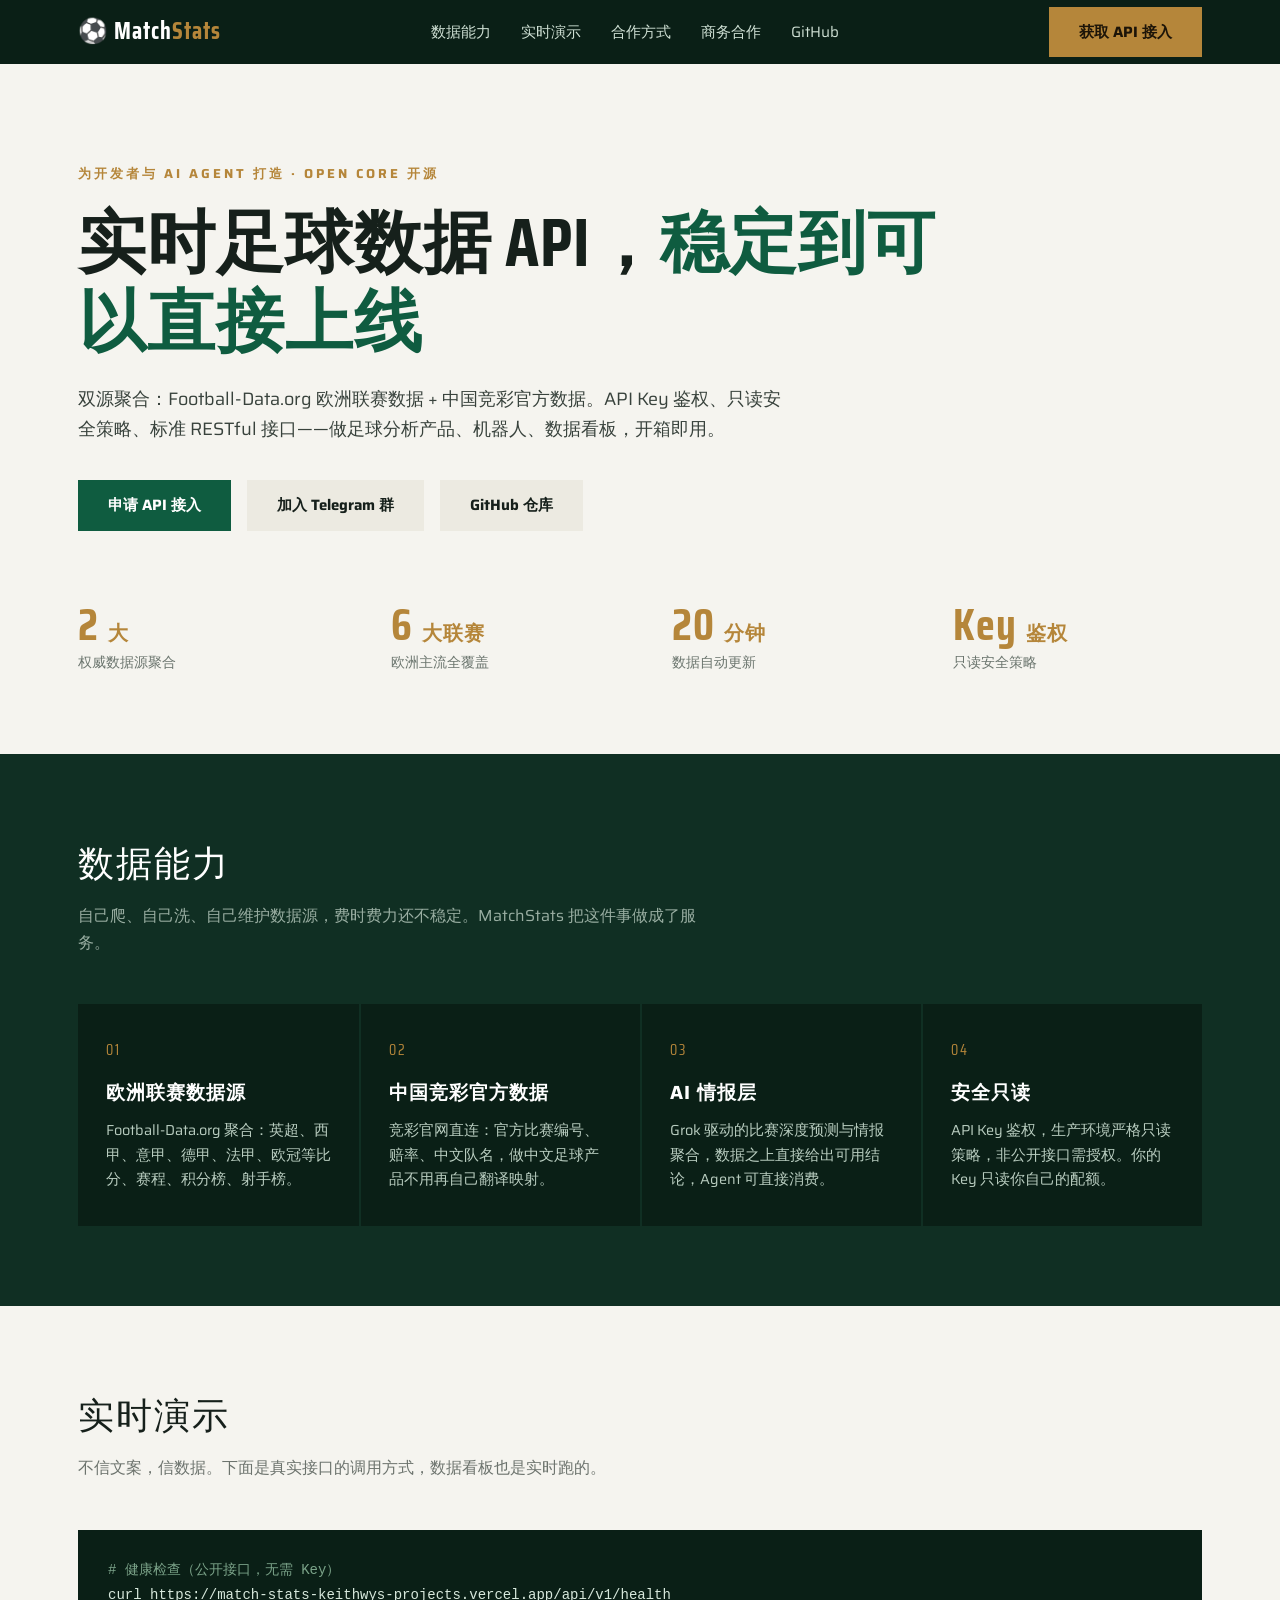
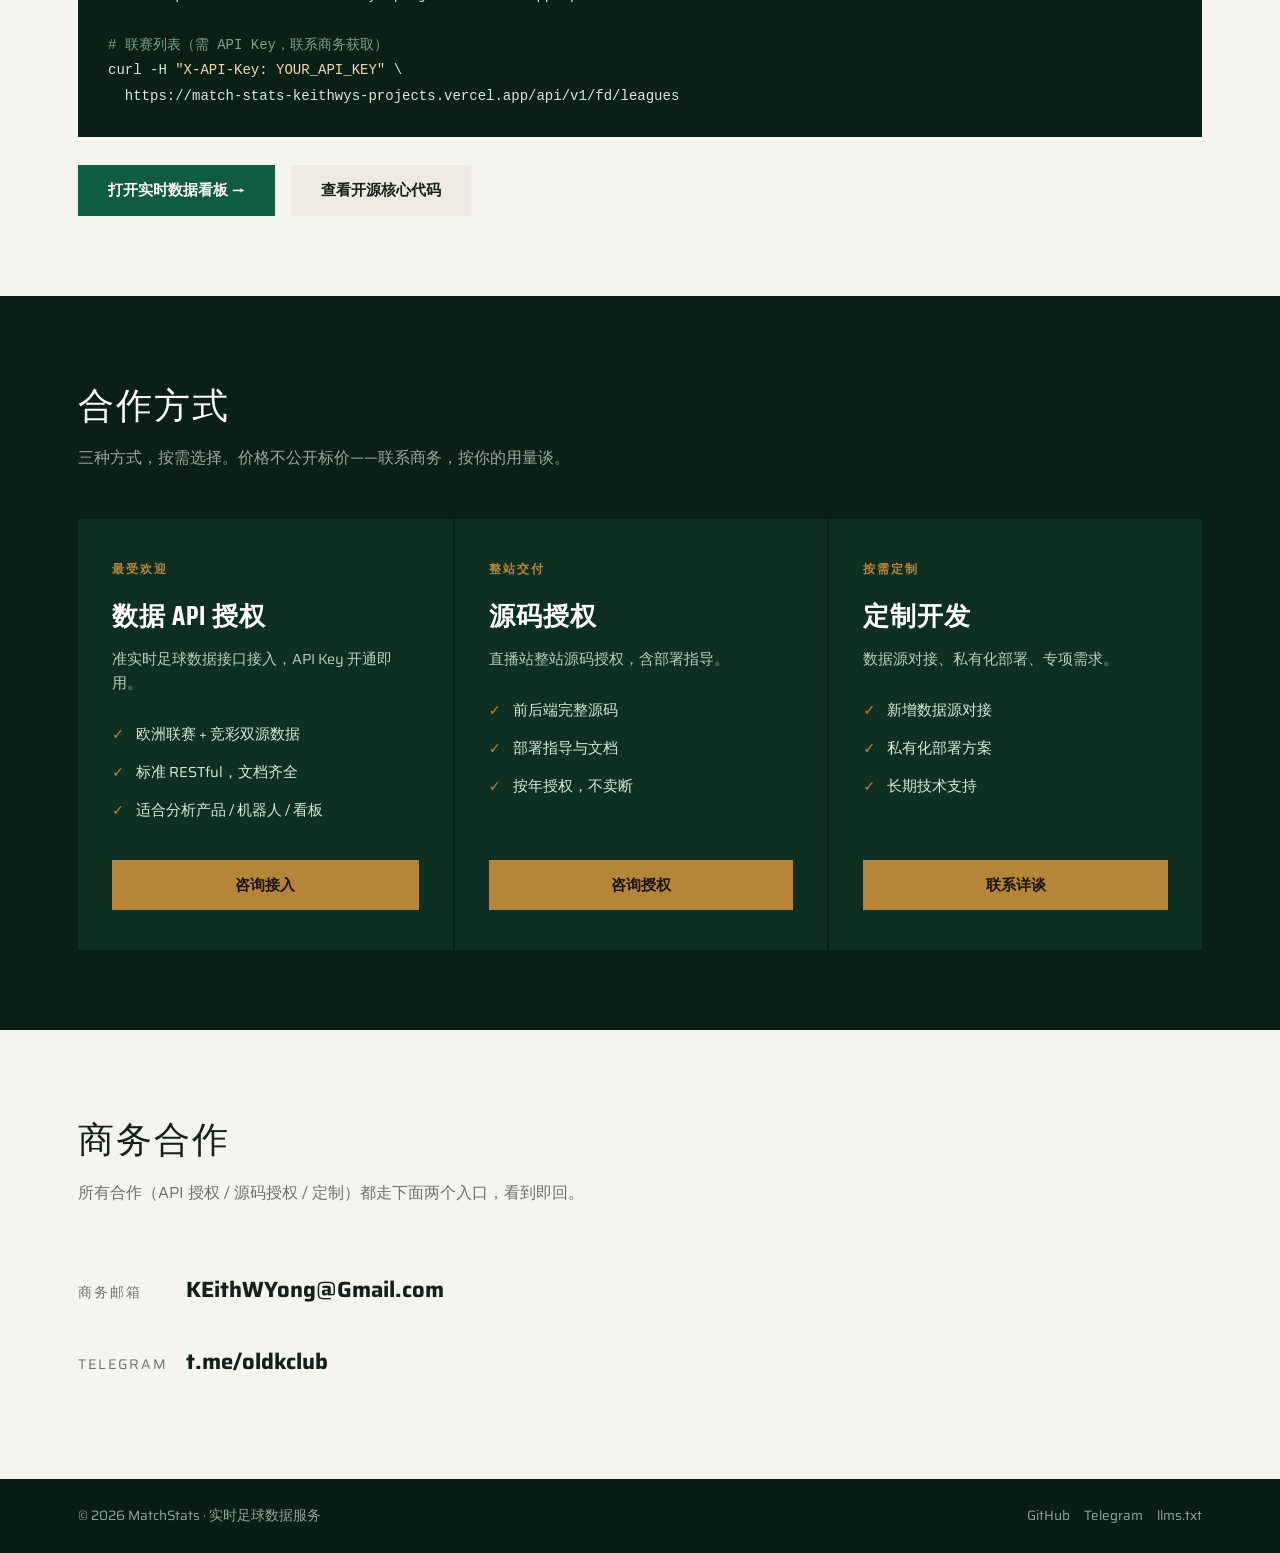
<file: index.html>
<!DOCTYPE html>
<html lang="zh-CN">
<head>
<meta charset="UTF-8">
<meta name="viewport" content="width=device-width, initial-scale=1.0">
<title>MatchStats 足球数据 API｜实时比分·赛程·赔率数据服务</title>
<meta name="description" content="MatchStats 为开发者与 AI Agent 提供实时足球数据 API：Football-Data.org 欧洲联赛数据 + 中国竞彩官方数据双源聚合，API Key 鉴权，约 20 分钟自动更新。数据 API 授权、直播站源码授权、定制开发，商务合作请联系。">
<meta name="keywords" content="足球数据API,实时比分API,足球赛程数据,竞彩数据接口,football data api,live scores api,soccer api">
<meta name="author" content="MatchStats">
<link rel="canonical" href="https://match-stats-keithwys-projects.vercel.app/">
<meta property="og:type" content="website">
<meta property="og:title" content="MatchStats 足球数据 API｜实时比分·赛程·赔率数据服务">
<meta property="og:description" content="双源聚合的实时足球数据 API：欧洲主流联赛 + 中国竞彩官方数据。API Key 鉴权，开箱即用。">
<meta property="og:url" content="https://match-stats-keithwys-projects.vercel.app/">
<meta name="theme-color" content="#0a1f16">
<link rel="preconnect" href="https://fonts.googleapis.com">
<link rel="preconnect" href="https://fonts.gstatic.com" crossorigin>
<link href="https://fonts.googleapis.com/css2?family=Saira:wght@400;500;600;700;800&family=Saira+Condensed:wght@600;700&family=PingFang+SC:wght@400;500;700&display=swap" rel="stylesheet">
<script type="application/ld+json">
{"@context":"https://schema.org","@type":"SoftwareApplication","name":"MatchStats 足球数据 API","applicationCategory":"DeveloperApplication","operatingSystem":"Web","description":"为开发者与 AI Agent 提供的实时足球数据 API：欧洲联赛与中国竞彩双源聚合。","offers":{"@type":"Offer","description":"数据 API 授权 / 源码授权，联系商务获取报价"},"url":"https://match-stats-keithwys-projects.vercel.app/"}
</script>
<style>
/* 对齐 ogk88.com 设计系统：theme.css 口径 */
:root{
  --paper:#f5f4ef; --paper-soft:#fbfaf6; --paper-strong:#eceae1;
  --ink:#16201b; --ink-soft:#38423c; --muted:#6b756e;
  --pine:#0f5c40; --pine-deep:#0a4530;
  --green-band:#102f23; --green-dark:#0a1f16; --green-deep:#071d15;
  --gold:#b5863a; --gold-soft:#ebd9ae;
  --line-light:rgba(255,255,255,.14);
  --font-main:"Saira","PingFang SC","Microsoft YaHei","Noto Sans CJK SC",system-ui,sans-serif;
  --font-disp:"Saira Condensed","PingFang SC","Microsoft YaHei","Noto Sans CJK SC",sans-serif;
  --radius-sm:0; --radius-md:0; --radius-lg:0; --radius-xl:0;
}
*{margin:0;padding:0;box-sizing:border-box}
html{background:var(--paper)}
body{font-family:var(--font-main);background:var(--paper);color:var(--ink);line-height:1.65;-webkit-font-smoothing:antialiased}
a{color:inherit;text-decoration:none}
/* 全宽色带：模块硬拼接 */
.band{width:100%}
.inner{max-width:1180px;margin:0 auto;padding:0 28px}
/* 顶栏 */
.nav{background:var(--green-dark);color:#fff}
.nav .inner{display:flex;align-items:center;justify-content:space-between;height:64px}
.brand{font-family:var(--font-disp);font-weight:700;font-size:24px;letter-spacing:1px}
.brand em{font-style:normal;color:var(--gold)}
.nav-links{display:flex;gap:30px;font-size:15px;color:#cfe0d4}
.nav-links a:hover{color:#fff}
/* 按钮：直角实心色块，无边框无圆角 */
.btn{display:inline-block;font-weight:700;font-size:15px;padding:13px 30px;border-radius:0;border:0;cursor:pointer;transition:opacity .18s ease}
.btn:hover{opacity:.88}
.btn-gold{background:var(--gold);color:#1c1408}
.btn-pine{background:var(--pine);color:#fff}
.btn-paper{background:var(--paper-strong);color:var(--ink)}
/* Hero：奶油带 */
.hero{background:var(--paper);padding:96px 0 0}
.eyebrow{display:inline-block;font-size:13px;font-weight:700;letter-spacing:3px;color:var(--gold);margin-bottom:20px}
.hero h1{font-family:var(--font-disp);font-size:clamp(40px,6vw,68px);line-height:1.15;letter-spacing:1px;color:var(--ink);max-width:900px}
.hero h1 .hl{color:var(--pine)}
.hero .sub{font-size:18px;color:var(--ink-soft);max-width:720px;margin:24px 0 36px}
.cta-row{display:flex;gap:16px;flex-wrap:wrap}
/* 数据条：奶油带内，金色数字 */
.stats{background:var(--paper);padding:64px 0 72px}
.stats-grid{display:grid;grid-template-columns:repeat(4,1fr);gap:0}
.stat{padding:6px 32px 6px 0}
.stat + .stat{padding-left:32px}
.stat b{display:block;font-family:var(--font-disp);font-size:44px;color:var(--gold);letter-spacing:1px;line-height:1.1}
.stat b small{font-size:20px}
.stat span{font-size:14px;color:var(--muted)}
/* 数据能力：墨绿带 */
.features{background:var(--green-band);color:#fff;padding:80px 0}
.sec-title{font-family:var(--font-disp);font-size:36px;letter-spacing:2px;margin-bottom:10px}
.sec-sub{font-size:16px;opacity:.72;max-width:640px;margin-bottom:48px}
.features .sec-sub{color:#cfe0d4}
.tiles{display:grid;grid-template-columns:repeat(4,1fr);gap:0}
.tile{background:var(--green-dark);padding:34px 28px}
.tile + .tile{margin-left:2px}
.tile .no{font-family:var(--font-disp);font-size:15px;color:var(--gold);letter-spacing:2px}
.tile h3{font-size:19px;margin:14px 0 10px;letter-spacing:1px}
.tile p{font-size:14.5px;color:#b9cdc0;line-height:1.7}
/* 实时演示：奶油带 */
.demo{background:var(--paper);padding:80px 0}
.demo .sec-sub{color:var(--ink-soft)}
.code{background:var(--green-dark);color:#d7e8dc;font-family:ui-monospace,SFMono-Regular,Menlo,Consolas,monospace;font-size:14px;line-height:1.8;padding:28px 30px;white-space:pre;overflow-x:auto;margin-bottom:28px}
.code .c{color:#7ba389}.code .k{color:var(--gold-soft)}
/* 合作方式：深绿带 */
.plans{background:var(--green-dark);color:#fff;padding:80px 0}
.plans .sec-sub{color:#cfe0d4}
.plan-tiles{display:grid;grid-template-columns:repeat(3,1fr);gap:0}
.plan{background:var(--green-band);padding:40px 34px;display:flex;flex-direction:column}
.plan + .plan{margin-left:2px}
.plan .tag{align-self:flex-start;font-size:12px;font-weight:700;letter-spacing:2px;color:var(--gold);margin-bottom:16px}
.plan h3{font-family:var(--font-disp);font-size:26px;letter-spacing:1px;margin-bottom:10px}
.plan p{font-size:14.5px;color:#b9cdc0;margin-bottom:20px}
.plan ul{list-style:none;margin-bottom:30px}
.plan li{font-size:14.5px;color:#d7e8dc;padding:7px 0 7px 24px;position:relative}
.plan li::before{content:"✓";position:absolute;left:0;color:var(--gold);font-weight:700}
.plan .btn{margin-top:auto;text-align:center}
/* 商务合作：奶油带 */
.contact{background:var(--paper);padding:80px 0;text-align:left}
.contact .sec-sub{color:var(--ink-soft)}
.contact-lines{margin-top:8px}
.contact-lines .row{display:flex;align-items:baseline;gap:18px;padding:18px 0}
.contact-lines .label{font-size:14px;color:var(--muted);width:90px;flex-shrink:0;letter-spacing:2px}
.contact-lines .value{font-size:22px;font-weight:700;color:var(--ink)}
.contact-lines .value a:hover{color:var(--pine)}
/* 页脚：深绿 */
footer{background:var(--green-deep);color:#8fa898;font-size:13.5px}
footer .inner{display:flex;justify-content:space-between;align-items:center;padding-top:26px;padding-bottom:26px;flex-wrap:wrap;gap:10px}
footer a:hover{color:#fff}
@media(max-width:900px){
  .tiles,.plan-tiles{grid-template-columns:1fr}
  .tile + .tile,.plan + .plan{margin-left:0;margin-top:2px}
  .stats-grid{grid-template-columns:repeat(2,1fr);gap:28px 0}
  .stat + .stat{padding-left:0}
  .nav-links{display:none}
}
</style>
</head>
<body>

<!-- 顶栏 -->
<div class="band nav"><div class="inner">
  <div class="brand">⚽ Match<em>Stats</em></div>
  <div class="nav-links">
    <a href="#features">数据能力</a><a href="#demo">实时演示</a><a href="#plans">合作方式</a><a href="#contact">商务合作</a>
    <a href="https://github.com/KEithwy1030/MatchStats" target="_blank" rel="noopener">GitHub</a>
  </div>
  <a class="btn btn-gold" href="mailto:KEithWYong@Gmail.com?subject=MatchStats%20API%20接入咨询">获取 API 接入</a>
</div></div>

<!-- Hero -->
<div class="band hero"><div class="inner">
  <span class="eyebrow">为开发者与 AI AGENT 打造 · OPEN CORE 开源</span>
  <h1>实时足球数据 API，<span class="hl">稳定到可以直接上线</span></h1>
  <p class="sub">双源聚合：Football-Data.org 欧洲联赛数据 + 中国竞彩官方数据。API Key 鉴权、只读安全策略、标准 RESTful 接口——做足球分析产品、机器人、数据看板，开箱即用。</p>
  <div class="cta-row">
    <a class="btn btn-pine" href="mailto:KEithWYong@Gmail.com?subject=MatchStats%20API%20接入咨询">申请 API 接入</a>
    <a class="btn btn-paper" href="https://t.me/oldkclub" target="_blank" rel="noopener">加入 Telegram 群</a>
    <a class="btn btn-paper" href="https://github.com/KEithwy1030/MatchStats" target="_blank" rel="noopener">GitHub 仓库</a>
  </div>
</div></div>

<!-- 数据条 -->
<div class="band stats"><div class="inner">
  <div class="stats-grid">
    <div class="stat"><b>2 <small>大</small></b><span>权威数据源聚合</span></div>
    <div class="stat"><b>6 <small>大联赛</small></b><span>欧洲主流全覆盖</span></div>
    <div class="stat"><b>20 <small>分钟</small></b><span>数据自动更新</span></div>
    <div class="stat"><b>Key <small>鉴权</small></b><span>只读安全策略</span></div>
  </div>
</div></div>

<!-- 数据能力 -->
<div class="band features" id="features"><div class="inner">
  <div class="sec-title">数据能力</div>
  <p class="sec-sub">自己爬、自己洗、自己维护数据源，费时费力还不稳定。MatchStats 把这件事做成了服务。</p>
  <div class="tiles">
    <div class="tile"><div class="no">01</div><h3>欧洲联赛数据源</h3><p>Football-Data.org 聚合：英超、西甲、意甲、德甲、法甲、欧冠等比分、赛程、积分榜、射手榜。</p></div>
    <div class="tile"><div class="no">02</div><h3>中国竞彩官方数据</h3><p>竞彩官网直连：官方比赛编号、赔率、中文队名，做中文足球产品不用再自己翻译映射。</p></div>
    <div class="tile"><div class="no">03</div><h3>AI 情报层</h3><p>Grok 驱动的比赛深度预测与情报聚合，数据之上直接给出可用结论，Agent 可直接消费。</p></div>
    <div class="tile"><div class="no">04</div><h3>安全只读</h3><p>API Key 鉴权，生产环境严格只读策略，非公开接口需授权。你的 Key 只读你自己的配额。</p></div>
  </div>
</div></div>

<!-- 实时演示 -->
<div class="band demo" id="demo"><div class="inner">
  <div class="sec-title">实时演示</div>
  <p class="sec-sub">不信文案，信数据。下面是真实接口的调用方式，数据看板也是实时跑的。</p>
  <div class="code"><span class="c"># 健康检查（公开接口，无需 Key）</span>
curl https://match-stats-keithwys-projects.vercel.app/api/v1/health

<span class="c"># 联赛列表（需 API Key，联系商务获取）</span>
curl -H <span class="k">"X-API-Key: YOUR_API_KEY"</span> \
  https://match-stats-keithwys-projects.vercel.app/api/v1/fd/leagues</div>
  <div class="cta-row">
    <a class="btn btn-pine" href="/dashboard">打开实时数据看板 →</a>
    <a class="btn btn-paper" href="https://github.com/KEithwy1030/MatchStats" target="_blank" rel="noopener">查看开源核心代码</a>
  </div>
</div></div>

<!-- 合作方式 -->
<div class="band plans" id="plans"><div class="inner">
  <div class="sec-title">合作方式</div>
  <p class="sec-sub">三种方式，按需选择。价格不公开标价——联系商务，按你的用量谈。</p>
  <div class="plan-tiles">
    <div class="plan"><span class="tag">最受欢迎</span><h3>数据 API 授权</h3><p>准实时足球数据接口接入，API Key 开通即用。</p>
      <ul><li>欧洲联赛 + 竞彩双源数据</li><li>标准 RESTful，文档齐全</li><li>适合分析产品 / 机器人 / 看板</li></ul>
      <a class="btn btn-gold" href="mailto:KEithWYong@Gmail.com?subject=MatchStats%20数据API授权咨询">咨询接入</a></div>
    <div class="plan"><span class="tag">整站交付</span><h3>源码授权</h3><p>直播站整站源码授权，含部署指导。</p>
      <ul><li>前后端完整源码</li><li>部署指导与文档</li><li>按年授权，不卖断</li></ul>
      <a class="btn btn-gold" href="mailto:KEithWYong@Gmail.com?subject=MatchStats%20源码授权咨询">咨询授权</a></div>
    <div class="plan"><span class="tag">按需定制</span><h3>定制开发</h3><p>数据源对接、私有化部署、专项需求。</p>
      <ul><li>新增数据源对接</li><li>私有化部署方案</li><li>长期技术支持</li></ul>
      <a class="btn btn-gold" href="mailto:KEithWYong@Gmail.com?subject=MatchStats%20定制开发咨询">联系详谈</a></div>
  </div>
</div></div>

<!-- 商务合作 -->
<div class="band contact" id="contact"><div class="inner">
  <div class="sec-title">商务合作</div>
  <p class="sec-sub">所有合作（API 授权 / 源码授权 / 定制）都走下面两个入口，看到即回。</p>
  <div class="contact-lines">
    <div class="row"><span class="label">商务邮箱</span><span class="value"><a href="mailto:KEithWYong@Gmail.com">KEithWYong@Gmail.com</a></span></div>
    <div class="row"><span class="label">TELEGRAM</span><span class="value"><a href="https://t.me/oldkclub" target="_blank" rel="noopener">t.me/oldkclub</a></span></div>
  </div>
</div></div>

<!-- 页脚 -->
<footer class="band"><div class="inner">
  <span>© 2026 MatchStats · 实时足球数据服务</span>
  <span><a href="https://github.com/KEithwy1030/MatchStats" target="_blank" rel="noopener">GitHub</a>　<a href="https://t.me/oldkclub" target="_blank" rel="noopener">Telegram</a>　<a href="/llms.txt">llms.txt</a></span>
</div></footer>

</body>
</html>
</file>
